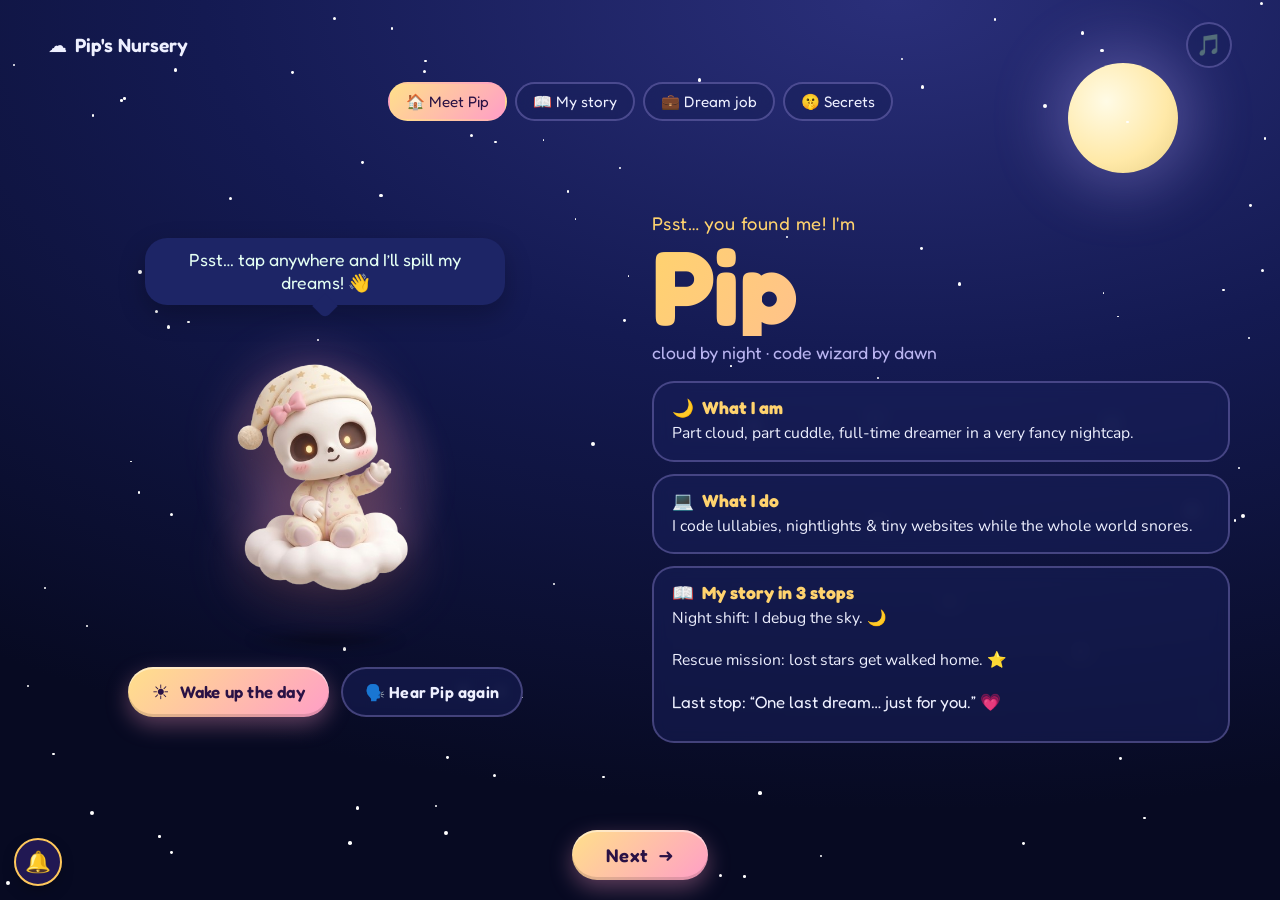
<file: index.html>
<!DOCTYPE html>
<html lang="en" data-theme="night">
<head>
  <meta charset="UTF-8" />
  <meta name="viewport" content="width=device-width, initial-scale=1, viewport-fit=cover" />

  <title>Pip the Dream Developer ✦ Baby's First Portfolio</title>

  <link rel="preconnect" href="https://fonts.googleapis.com" />
  <link rel="preconnect" href="https://fonts.gstatic.com" crossorigin />
  <link
    href="https://fonts.googleapis.com/css2?family=Fredoka:wght@400;500;600;700&family=Nunito:wght@400;600;700&display=swap"
    rel="stylesheet"
  />

  <link rel="stylesheet" href="./style.css" />

  <style>
    .eye,
    .wave-emoji { display: none !important; }

    /* Keep the game cards clickable */
    .game-list,
    .game-card,
    .arcade,
    .game-row {
      position: relative;
      z-index: 40;
      pointer-events: auto;
    }
  </style>
  <link rel="stylesheet" href="./immersion.css" />
  <script src="./immersion.js" defer></script>
</head>

<body>

  <!-- Background skies -->
  <div class="sky sky-night" aria-hidden="true"></div>
  <div class="sky sky-day" aria-hidden="true"></div>

  <div class="celestial" aria-hidden="true">
    <span class="orb"></span>
  </div>

  <div class="stars" id="stars" aria-hidden="true"></div>
  <canvas id="shower" aria-hidden="true"></canvas>


  <!-- ================= PAGE 1: INTRODUCTION ================= -->
  <main class="page page-intro active" id="page1">

    <header class="topbar">
      <div class="brand">☁️ <span>Pip's Nursery</span></div>

      <div class="top-actions">
        <button class="icon-btn" id="musicBtn" aria-pressed="true" aria-label="Mute music" title="Music on / off">
          <span class="ico-on">🎵</span>
          <span class="ico-off">🔇</span>
        </button>
      </div>
    </header>
    

    <!-- Quick navigation -->
    <nav class="navbar" aria-label="Quick navigation">
      <button class="nav-link active" data-nav="meet">🏠 Meet Pip</button>
      <button class="nav-link" data-nav="story">📖 My story</button>
      <button class="nav-link" data-nav="dream">💼 Dream job</button>
      <button class="nav-link" data-nav="secrets">🤫 Secrets</button>
    </nav>


    <section class="hero">

      <!-- Pip character stage -->
      <div class="stage">

        <div class="bubble" id="bubble" aria-live="polite">
          <span id="bubbleText">Psst… tap anywhere and I'll spill my dreams! 👋</span>
        </div>

        <div class="pip-wrap" id="pipWrap">
          <div class="halo" aria-hidden="true"></div>

          <div class="pip3d" id="pip3d">
            <div class="pip-body" id="pipBody">
              <img class="pip-img pip-night" src="./assests/pip.png" alt="Pip, your cloud companion" />
              <img class="pip-img pip-day" src="./assests/pip.png" alt="Pip, your cloud companion" />

              <span class="eye eye-l" aria-hidden="true"></span>
              <span class="eye eye-r" aria-hidden="true"></span>
              <span class="wave-emoji" aria-hidden="true">👋</span>
            </div>

            <div class="particles" id="particles" aria-hidden="true"></div>
          </div>

          <div class="ground-shadow" aria-hidden="true"></div>
        </div>


        <!-- Character controls -->
        <div class="stage-actions">
          <button class="btn btn-theme" id="themeBtn" aria-label="Switch between night and day">
            <span class="theme-ico">☀️</span>
            <span class="theme-label">Wake up the day</span>
          </button>

          <button class="btn btn-ghost" id="replayBtn" aria-label="Hear Pip's story again">
            🗣️ Hear Pip again
          </button>
        </div>

      </div>


      <!-- Introduction text -->
      <div class="copy">

        <p class="eyebrow">Psst… you found me! I'm</p>

        <h1 class="name">Pip</h1>

        <p class="role">cloud by night · code wizard by dawn</p>

        <div class="cards">

          <article class="card">
            <h2><span>🌙</span> What I am</h2>
            <p>Part cloud, part cuddle, full-time dreamer in a very fancy nightcap.</p>
          </article>

          <article class="card">
            <h2><span>💻</span> What I do</h2>
            <p>I code lullabies, nightlights &amp; tiny websites while the whole world snores.</p>
          </article>

          <article class="card card-story" id="storyCard">
            <h2><span>📖</span> My story in 3 stops</h2>
            <div class="story" id="story" aria-live="polite"></div>
          </article>

        </div>

      </div>

    </section>


    <footer class="bottom">
      <button class="btn btn-next" id="nextBtn">
        Next <span aria-hidden="true">➜</span>
      </button>
    </footer>

  </main>



  <!-- ================= PAGE 2: MENU + GAMES ================= -->
  <main class="page page-menu" id="page2" aria-hidden="true">

    <header class="topbar">
      <div class="brand">☁️ <span>Pip's Nursery</span></div>

      <div class="top-actions">
        <button class="icon-btn" id="menuBtn" aria-expanded="false" aria-controls="menuPanel" aria-label="Open menu">
          <span class="burger"><i></i><i></i><i></i></span>
        </button>
      </div>
    </header>

    <!-- Quick navigation -->
    <nav class="navbar" aria-label="Quick navigation">
      <button class="nav-link" data-nav="meet">🏠 Meet Pip</button>
      <button class="nav-link" data-nav="story">📖 My story</button>
      <button class="nav-link active" data-nav="dream">💼 Dream job</button>
      <button class="nav-link" data-nav="secrets">🤫 Secrets</button>
    </nav>


    <!-- Navigation menu -->
    <nav class="menu-panel" id="menuPanel" aria-label="Main menu">

      <button class="menu-link" data-go="home">🏠 Home <small>back to Pip</small></button>
      <button class="menu-link" data-soon="About Pip">🌙 About Pip</button>
      <button class="menu-link" data-soon="Projects">🛠️ Projects</button>
      <button class="menu-link" data-soon="Story">📖 Story</button>
      <button class="menu-link" data-soon="Guestbook">💌 Guestbook</button>

      <div class="menu-theme">
        <span>Theme</span>
        <div class="seg" role="group" aria-label="Theme">
          <button class="seg-btn" data-theme-set="night" aria-pressed="true">🌙 Night</button>
          <button class="seg-btn" data-theme-set="day" aria-pressed="false">☀️ Day</button>
        </div>
      </div>

    </nav>



    <!-- Dream job section -->
    <section class="menu-hero" id="dreamTop">

      <img class="mini-pip-static" src="./assests/2nd_page_pip.png" alt="Pip at work" />

      <h2>Pip's dream job 💼</h2>
      <p>What I get up to while you're snoring ✨</p>


      <!-- Two games in one box -->
      <div class="arcade">
        <h3 class="arcade-title">🕹️ Dreamland Arcade</h3>

        <a class="game-row" href="./games/lantern_game/index.html">
          <span class="game-ico">🏮</span>
          <strong>Lantern Lights Out</strong>
          <small>Light up the night with Pip</small>
        </a>

        <a class="game-row" href="./games/star_collection_game/index.html">
          <span class="game-ico">⭐</span>
          <strong>Starcatcher Rush</strong>
          <small>Catch every falling star</small>
        </a>
      </div>


      <div class="game-list">

        <!-- PROJECT 3: NIGHTLIGHT COLLECTION -->
        <a class="game-card" href="./games/nightlight_collection/index.html">
          <span class="game-ico">💡</span>
          <strong>Nightlight Collection</strong>
          <small>Tap glowing lamps and lanterns Pip designed</small>
        </a>

        <!-- PROJECT 4: DREAM DELIVERY ROUTES -->
        <a class="game-card" href="./games/dream_routes/index.html">
          <span class="game-ico">🗺️</span>
          <strong>Dream Delivery Routes</strong>
          <small>Plan Pip's rooftop route across town</small>
        </a>

        <!--lullaby lab-->

        <a class="game-card" href="games/lullaby_lab/index.html">
    <span class="game-ico">🎶</span>
    <strong>The Lullaby Lab</strong>
    <small>Wind the music box and hear Pip hum</small>
         </a>


         <!--easter egg-->

         <a class="game-card" href="games/secret_lullaby/index.html">
       <span class="game-ico">🥚</span>
  <strong>Pip's Secret Lullaby</strong>
  <small>Find the secret star and open the doors</small>
</a>

        

      </div>

    </section>


    <!-- Little secrets -->
    <section class="secrets" id="secrets">
      <h3>🤫 Little secrets about me</h3>
      <p class="secret-hint">swipe or scroll sideways ➜</p>

      <div class="secret-track">
        <article class="secret">
          <span class="secret-ico">👁️</span>
          <p>I sleep with one eye open. The blink? Totally a feature.</p>
        </article>
        <article class="secret">
          <span class="secret-ico">🍪</span>
          <p>I'm 90% cloud and 10% cookie crumbs.</p>
        </article>
        <article class="secret">
          <span class="secret-ico">🐛</span>
          <p>My favourite bug is the one that turned into a lullaby.</p>
        </article>
        <article class="secret">
          <span class="secret-ico">🐑</span>
          <p>I count stars instead of sheep… and always lose count at seven.</p>
        </article>
        <article class="secret">
          <span class="secret-ico">🔦</span>
          <p>I'm a tiny bit scared of the dark. That's why I carry a nightlight.</p>
        </article>
      </div>
    </section>

  </main>



  <!-- Notification toast -->
  <div class="toast" id="toast" role="status"></div>

  <!-- Main website JavaScript -->
  <script src="./script.js"></script>

  <!-- Pip blinking animation -->
  <script>
    const PIP_OPEN = "./assests/pip.png";
    const PIP_BLINK = "./assests/pip_blink_final.png";

    const blinkPreload = new Image();
    blinkPreload.src = PIP_BLINK;

    const allPipImages = document.querySelectorAll(".pip-img");

    function blinkPip() {
      allPipImages.forEach((img) => { img.src = PIP_BLINK; });
      setTimeout(() => {
        allPipImages.forEach((img) => { img.src = PIP_OPEN; });
      }, 180);
    }

    function scheduleBlink() {
      setTimeout(() => {
        blinkPip();
        scheduleBlink();
      }, 2500 + Math.random() * 2500);
    }

    scheduleBlink();
  </script>

</body>
</html>
</file>
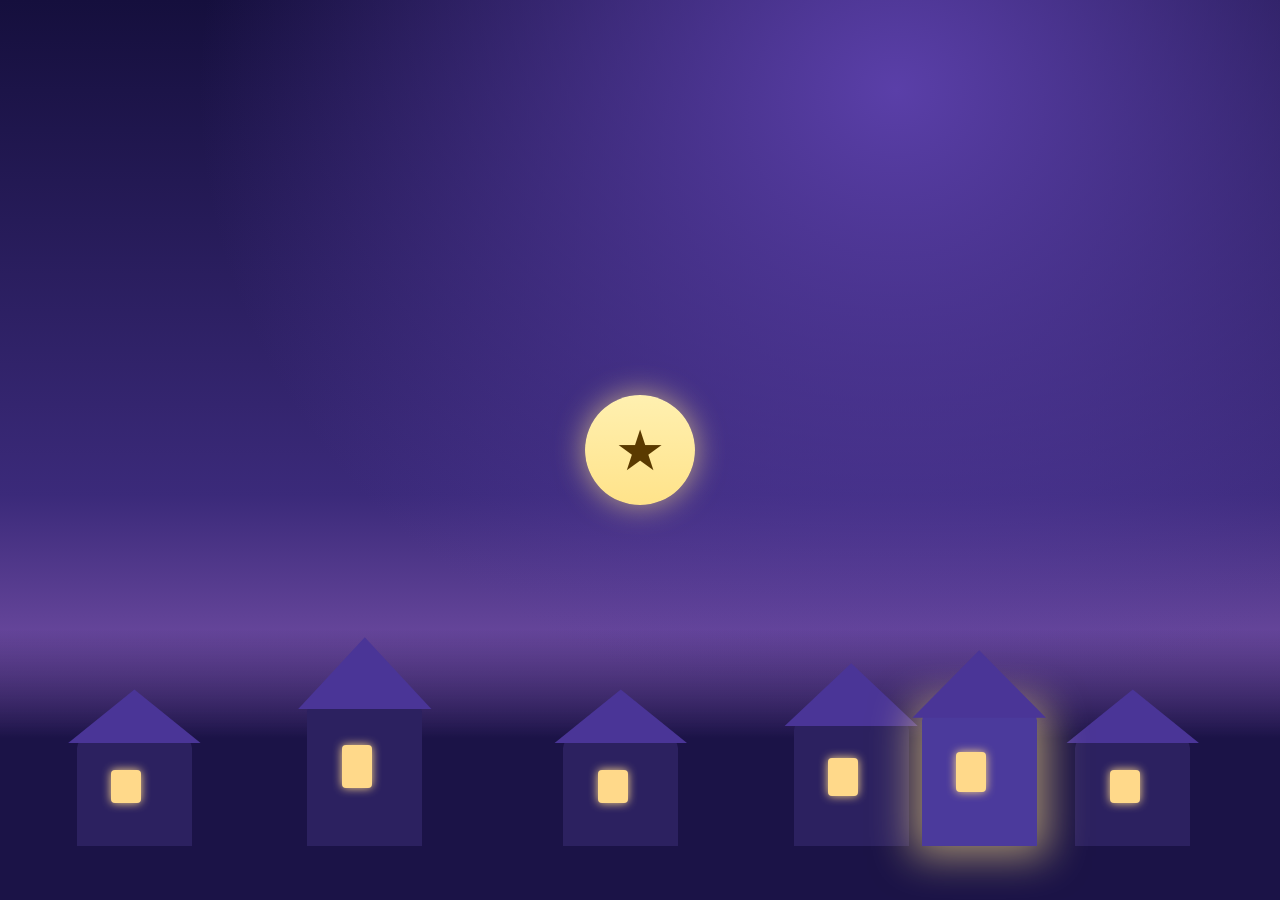
<file: games/dream_routes/index.html>
<!DOCTYPE html>
<html lang="en">
<head>
<meta charset="utf-8">
<meta name="viewport" content="width=device-width, initial-scale=1">
<title>Pip's Dream Lanterns</title>
<link rel="stylesheet" href="style.css">
</head>
<body>
<canvas id="fx"></canvas>
<div id="sky"></div>
<div id="town"><i class="h h1"></i><i class="h h2"></i><i class="h h3"></i><i class="h h4"></i><i class="h h5"></i><i class="h home"></i></div>
<img id="pip" src="assets/pip.png" alt="Pip">
<img id="fairy" src="assets/fairy_pip.png" alt="Fairy Pip">
<div id="shelf"></div>
<div id="stars"></div>
<button id="go" aria-label="Start the story">&#9733;</button>
<button id="mute" aria-label="Music on or off">&#9835;</button>
<script src="script.js"></script>
</body>
</html>
</file>
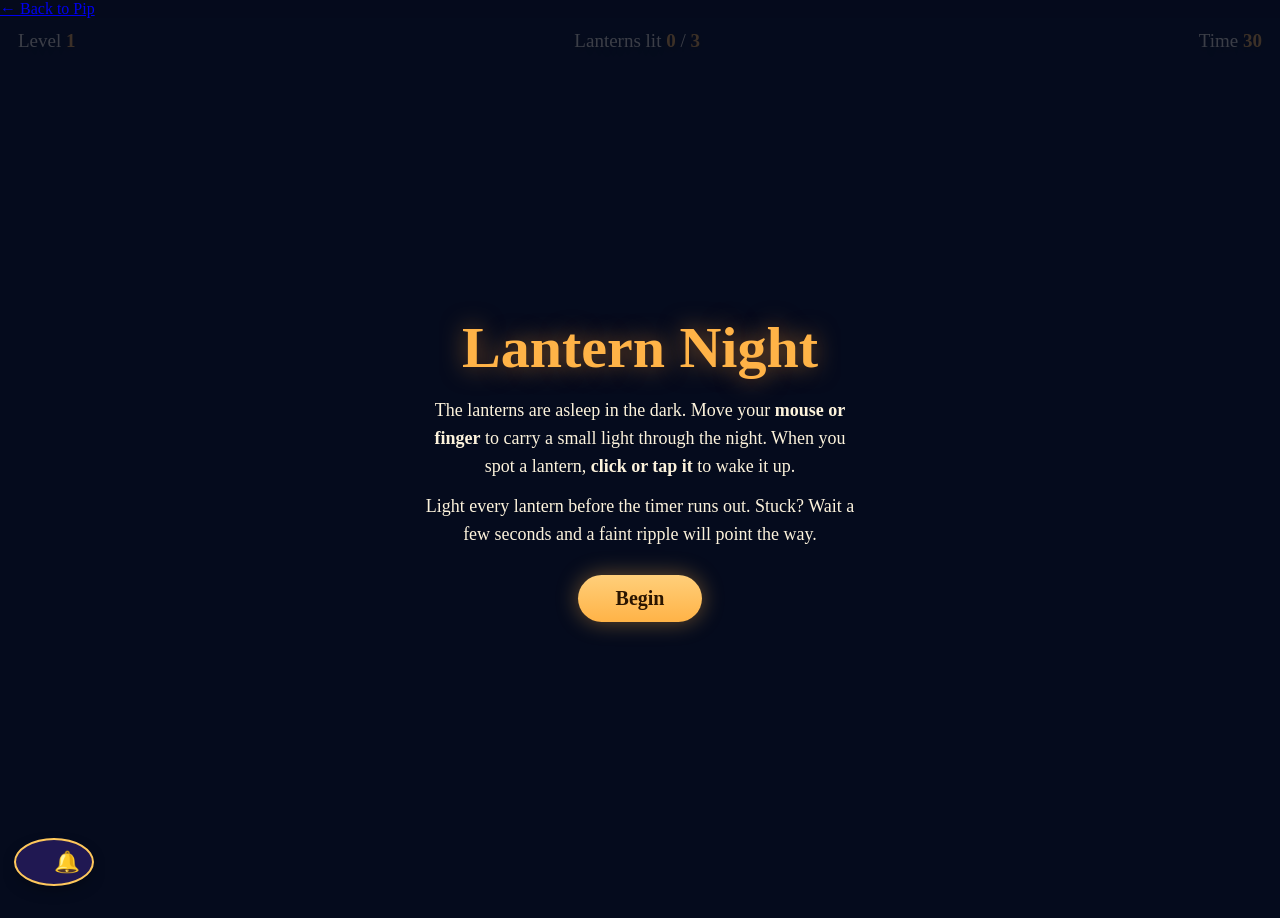
<file: games/lantern_game/index.html>
<!DOCTYPE html>
<html lang="en">
<head>
  <meta charset="utf-8">
  <meta name="viewport" content="width=device-width, initial-scale=1" />
  <title>Lantern Night</title>
  <link rel="stylesheet" href="style.css">
  <link rel="stylesheet" href="../../immersion.css" />
<script src="../../immersion.js" defer></script>
</head>
<body>
  <a href="../../index.html">← Back to Pip</a>
  <div id="wrap">
    <canvas id="c"></canvas>
    <div id="hud">
      <span>Level <b id="lv">1</b></span>
      <span>Lanterns lit <b id="lit">0</b> / <b id="tot">3</b></span>
      <span>Time <b id="tm">30</b></span>
    </div>
    <div id="panel">
      <h1 id="pt">Lantern Night</h1>
      <p id="pm">The lanterns are asleep in the dark. Move your <b>mouse or finger</b> to carry a small light through the night. When you spot a lantern, <b>click or tap it</b> to wake it up.</p>
      <p>Light every lantern before the timer runs out. Stuck? Wait a few seconds and a faint ripple will point the way.</p>
      <button id="go">Begin</button>
    </div>
  </div>
  <script src="script.js"></script>
</body>
</html>
</file>
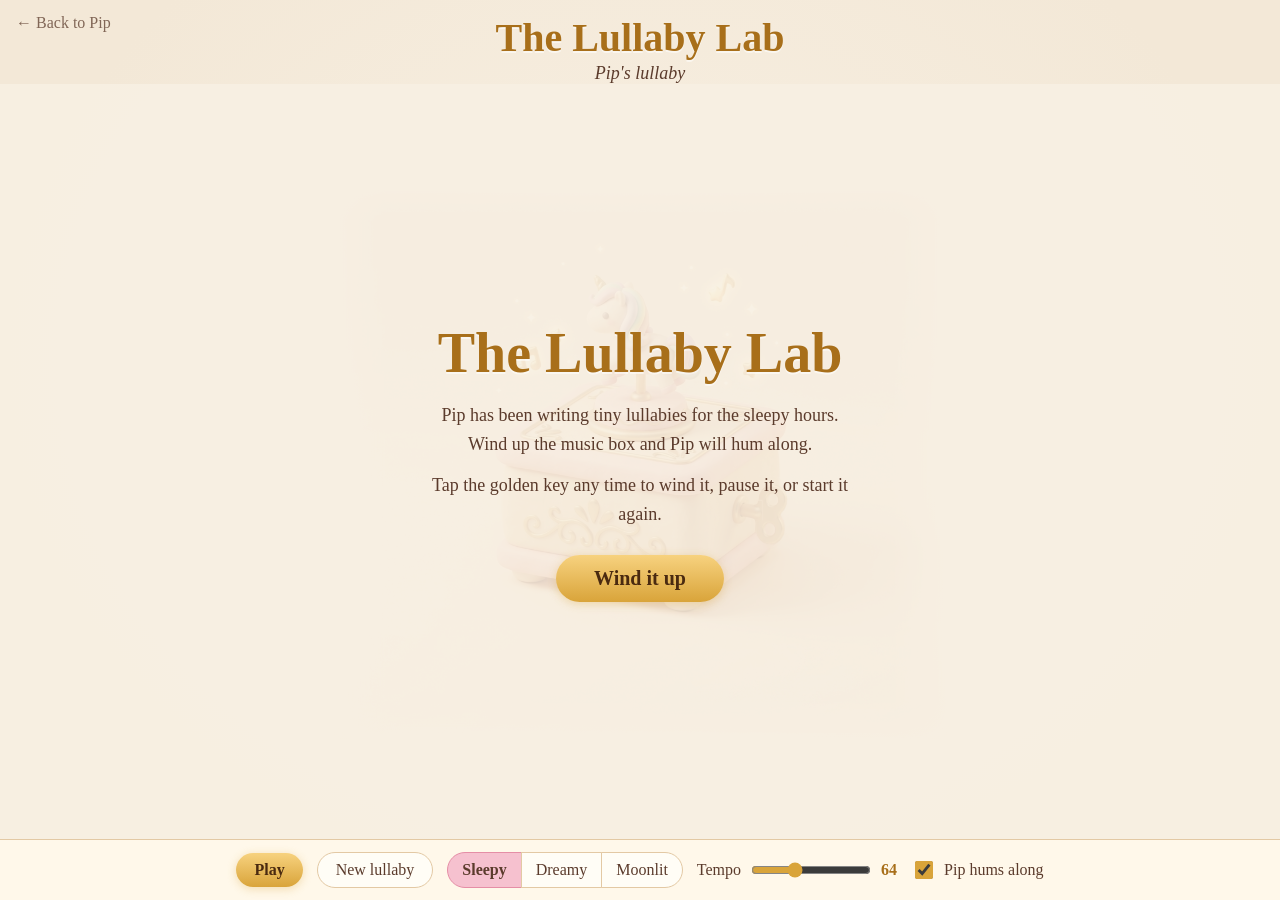
<file: games/lullaby_lab/index.html>
<!DOCTYPE html>
<html lang="en">
<head>
  <meta charset="utf-8">
  <meta name="viewport" content="width=device-width, initial-scale=1" />
  <title>The Lullaby Lab</title>
  <link rel="stylesheet" href="style.css">
</head>
<body>
  <header id="top">
    <a id="back" href="../../index.html">← Back to Pip</a>
    <h1>The Lullaby Lab</h1>
    <p id="song">Pip's lullaby</p>
  </header>

  <main id="stage">
    <!-- Music box: the picture has no key; the golden key is its own piece so it can turn -->
    <div id="box">
      <img id="boxImg" src="pip_lullaby_box_nokey.png" alt="A pink and cream music box with a little unicorn on top">
      <button id="key" aria-label="Wind the music box key"><img src="pip_lullaby_key.png" alt=""></button>
    </div>

    <canvas id="fx" aria-hidden="true"></canvas>

    <div id="panel">
      <h2>The Lullaby Lab</h2>
      <p>Pip has been writing tiny lullabies for the sleepy hours. Wind up the music box and Pip will hum along.</p>
      <p>Tap the golden key any time to wind it, pause it, or start it again.</p>
      <button id="go" class="main">Wind it up</button>
    </div>
  </main>

  <div id="bar">
    <button id="play" class="main">Play</button>
    <button id="new">New lullaby</button>

    <div class="moods" role="group" aria-label="Mood">
      <button data-m="sleepy" aria-pressed="true">Sleepy</button>
      <button data-m="dreamy" aria-pressed="false">Dreamy</button>
      <button data-m="moonlit" aria-pressed="false">Moonlit</button>
    </div>

    <label class="tempo">Tempo
      <input id="bpm" type="range" min="40" max="110" value="64">
      <output id="bpmv">64</output>
    </label>

    <label class="chk"><input type="checkbox" id="hum" checked> Pip hums along</label>
  </div>

  <script src="script.js"></script>
</body>
</html>
</file>
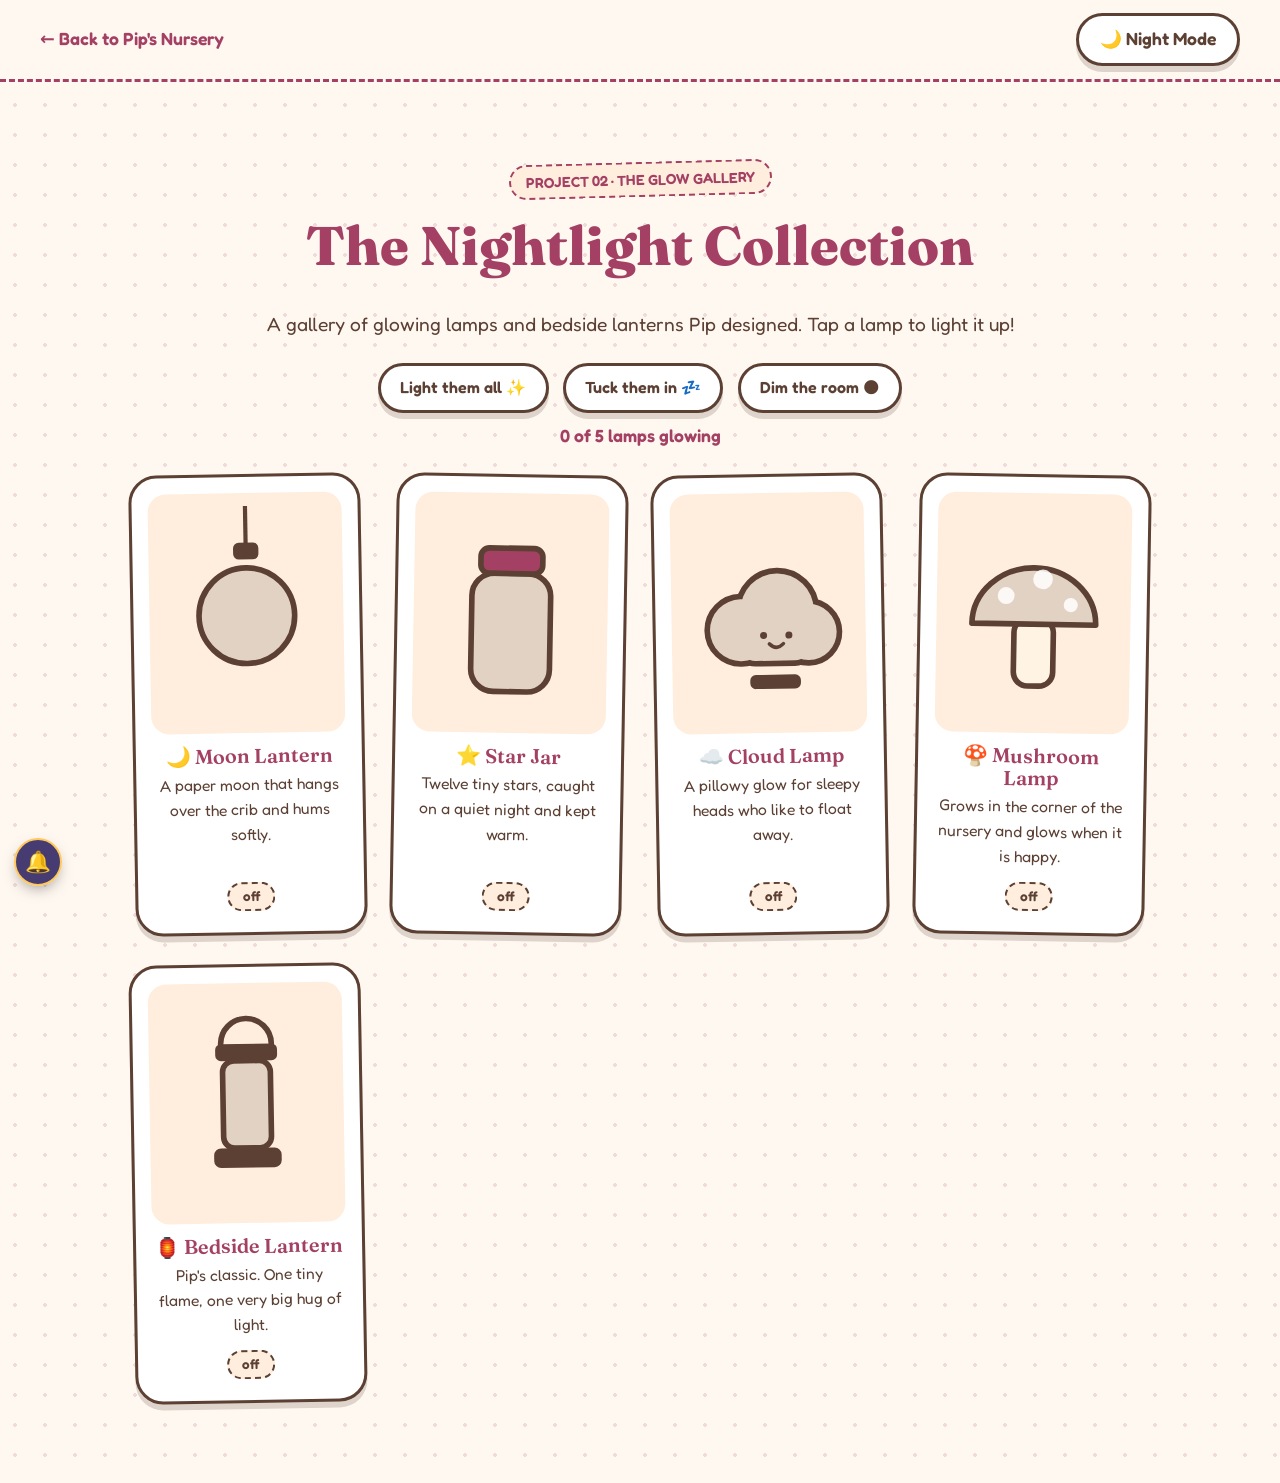
<file: games/nightlight_collection/index.html>
<!DOCTYPE html>
<html lang="en">
<head>
    <meta charset="UTF-8">
   <meta name="viewport" content="width=device-width, initial-scale=1" />
    <title>The Nightlight Collection · Pip's Dream Nursery</title>
    <link rel="stylesheet" href="style.css">
    <script src="script.js" defer></script>
    <link rel="stylesheet" href="../../immersion.css" />
    <script src="../../immersion.js" defer></script>
</head>
<body class="day-mode">

    <header class="nl-header">
        <a href="../../index.html" class="nl-back">← Back to Pip's Nursery</a>
        <button type="button" id="nl-theme" class="secondary-button">🌙 Night Mode</button>
    </header>

    <main>
        <section id="nightlights" class="nightlights-section">

            <p class="eyebrow">PROJECT 02 · THE GLOW GALLERY</p>

            <h2>The Nightlight Collection</h2>

            <p class="section-description">
                A gallery of glowing lamps and bedside lanterns Pip designed.
                Tap a lamp to light it up!
            </p>

            <div class="lamp-controls">
                <button type="button" class="secondary-button" id="lamps-all-on">Light them all ✨</button>
                <button type="button" class="secondary-button" id="lamps-all-off">Tuck them in 💤</button>
                <button type="button" class="secondary-button" id="lamps-dark-toggle" aria-pressed="false">Dim the room 🌑</button>
            </div>

            <p class="lamp-count" id="lamp-count" aria-live="polite">0 of 5 lamps glowing</p>

            <div class="lamp-gallery">

                <!-- 1. Moon Lantern -->
                <article class="lamp-card" style="--lamp:#ffd166">
                    <button type="button" class="lamp-button" aria-pressed="false" aria-label="Toggle the Moon Lantern">
                        <span class="lamp-stage">
                            <svg class="lamp-svg" viewBox="0 0 120 150" aria-hidden="true">
                                <line x1="60" y1="0" x2="60" y2="30" stroke="currentColor" stroke-width="3"/>
                                <circle class="lamp-halo" cx="60" cy="78" r="50"/>
                                <rect x="51" y="26" width="18" height="12" rx="4" fill="currentColor"/>
                                <circle class="lamp-body" cx="60" cy="78" r="34" stroke="currentColor" stroke-width="4"/>
                                <path d="M70 58 A20 20 0 1 0 70 98 A15 15 0 1 1 70 58 Z" fill="currentColor" opacity=".28"/>
                                <circle class="lamp-spark" cx="82" cy="62" r="3"/>
                            </svg>
                        </span>
                    </button>
                    <h3>🌙 Moon Lantern</h3>
                    <p>A paper moon that hangs over the crib and hums softly.</p>
                    <span class="lamp-status">off</span>
                </article>

                <!-- 2. Star Jar -->
                <article class="lamp-card" style="--lamp:#ffe9a8">
                    <button type="button" class="lamp-button" aria-pressed="false" aria-label="Toggle the Star Jar">
                        <span class="lamp-stage">
                            <svg class="lamp-svg" viewBox="0 0 120 150" aria-hidden="true">
                                <circle class="lamp-halo" cx="60" cy="90" r="54"/>
                                <rect class="lamp-body" x="32" y="48" width="56" height="84" rx="16" stroke="currentColor" stroke-width="4"/>
                                <rect x="38" y="30" width="44" height="18" rx="6" fill="#a34063" stroke="currentColor" stroke-width="4"/>
                                <text class="lamp-spark" x="60" y="84" text-anchor="middle" font-size="24">★</text>
                                <text class="lamp-spark" x="46" y="112" text-anchor="middle" font-size="16">★</text>
                                <text class="lamp-spark" x="74" y="116" text-anchor="middle" font-size="18">★</text>
                            </svg>
                        </span>
                    </button>
                    <h3>⭐ Star Jar</h3>
                    <p>Twelve tiny stars, caught on a quiet night and kept warm.</p>
                    <span class="lamp-status">off</span>
                </article>

                <!-- 3. Cloud Lamp -->
                <article class="lamp-card" style="--lamp:#ffb3d1">
                    <button type="button" class="lamp-button" aria-pressed="false" aria-label="Toggle the Cloud Lamp">
                        <span class="lamp-stage">
                            <svg class="lamp-svg" viewBox="0 0 120 150" aria-hidden="true">
                                <circle class="lamp-halo" cx="62" cy="82" r="54"/>
                                <g fill="currentColor" stroke="currentColor" stroke-width="8" stroke-linejoin="round">
                                    <circle cx="40" cy="88" r="22"/>
                                    <circle cx="66" cy="74" r="26"/>
                                    <circle cx="88" cy="90" r="20"/>
                                    <rect x="40" y="88" width="48" height="22" rx="10"/>
                                </g>
                                <g class="lamp-body">
                                    <circle cx="40" cy="88" r="22"/>
                                    <circle cx="66" cy="74" r="26"/>
                                    <circle cx="88" cy="90" r="20"/>
                                    <rect x="40" y="88" width="48" height="22" rx="10"/>
                                </g>
                                <circle cx="56" cy="92" r="2.5" fill="currentColor"/>
                                <circle cx="74" cy="92" r="2.5" fill="currentColor"/>
                                <path d="M60 98 q5 5 10 0" fill="none" stroke="currentColor" stroke-width="2.5" stroke-linecap="round"/>
                                <rect x="46" y="120" width="36" height="10" rx="4" fill="currentColor"/>
                            </svg>
                        </span>
                    </button>
                    <h3>☁️ Cloud Lamp</h3>
                    <p>A pillowy glow for sleepy heads who like to float away.</p>
                    <span class="lamp-status">off</span>
                </article>

                <!-- 4. Mushroom Lamp -->
                <article class="lamp-card" style="--lamp:#ff9e7a">
                    <button type="button" class="lamp-button" aria-pressed="false" aria-label="Toggle the Mushroom Lamp">
                        <span class="lamp-stage">
                            <svg class="lamp-svg" viewBox="0 0 120 150" aria-hidden="true">
                                <circle class="lamp-halo" cx="60" cy="82" r="54"/>
                                <rect x="46" y="80" width="28" height="48" rx="10" fill="#fff3e3" stroke="currentColor" stroke-width="4"/>
                                <path class="lamp-body" d="M16 84 A44 40 0 0 1 104 84 Z" stroke="currentColor" stroke-width="4" stroke-linejoin="round"/>
                                <circle cx="40" cy="64" r="6" fill="#fff" opacity=".85"/>
                                <circle cx="66" cy="52" r="7" fill="#fff" opacity=".85"/>
                                <circle cx="86" cy="70" r="5" fill="#fff" opacity=".85"/>
                            </svg>
                        </span>
                    </button>
                    <h3>🍄 Mushroom Lamp</h3>
                    <p>Grows in the corner of the nursery and glows when it is happy.</p>
                    <span class="lamp-status">off</span>
                </article>

                <!-- 5. Bedside Lantern -->
                <article class="lamp-card" style="--lamp:#ffb347">
                    <button type="button" class="lamp-button" aria-pressed="false" aria-label="Toggle the Bedside Lantern">
                        <span class="lamp-stage">
                            <svg class="lamp-svg" viewBox="0 0 120 150" aria-hidden="true">
                                <circle class="lamp-halo" cx="60" cy="78" r="52"/>
                                <path d="M42 34 A18 18 0 0 1 78 34" fill="none" stroke="currentColor" stroke-width="4" stroke-linecap="round"/>
                                <rect x="38" y="34" width="44" height="12" rx="4" fill="currentColor"/>
                                <rect class="lamp-body" x="43" y="46" width="34" height="62" rx="8" stroke="currentColor" stroke-width="4"/>
                                <path class="lamp-flame" d="M60 62 Q72 80 60 98 Q48 80 60 62 Z"/>
                                <rect x="36" y="108" width="48" height="14" rx="5" fill="currentColor"/>
                            </svg>
                        </span>
                    </button>
                    <h3>🏮 Bedside Lantern</h3>
                    <p>Pip's classic. One tiny flame, one very big hug of light.</p>
                    <span class="lamp-status">off</span>
                </article>

            </div>

            <p class="lamp-secret" id="lamp-secret" hidden>
                🌟 All five are glowing. Goodnight, little dreamers.
            </p>

        </section>
    </main>

</body>
</html>
</file>
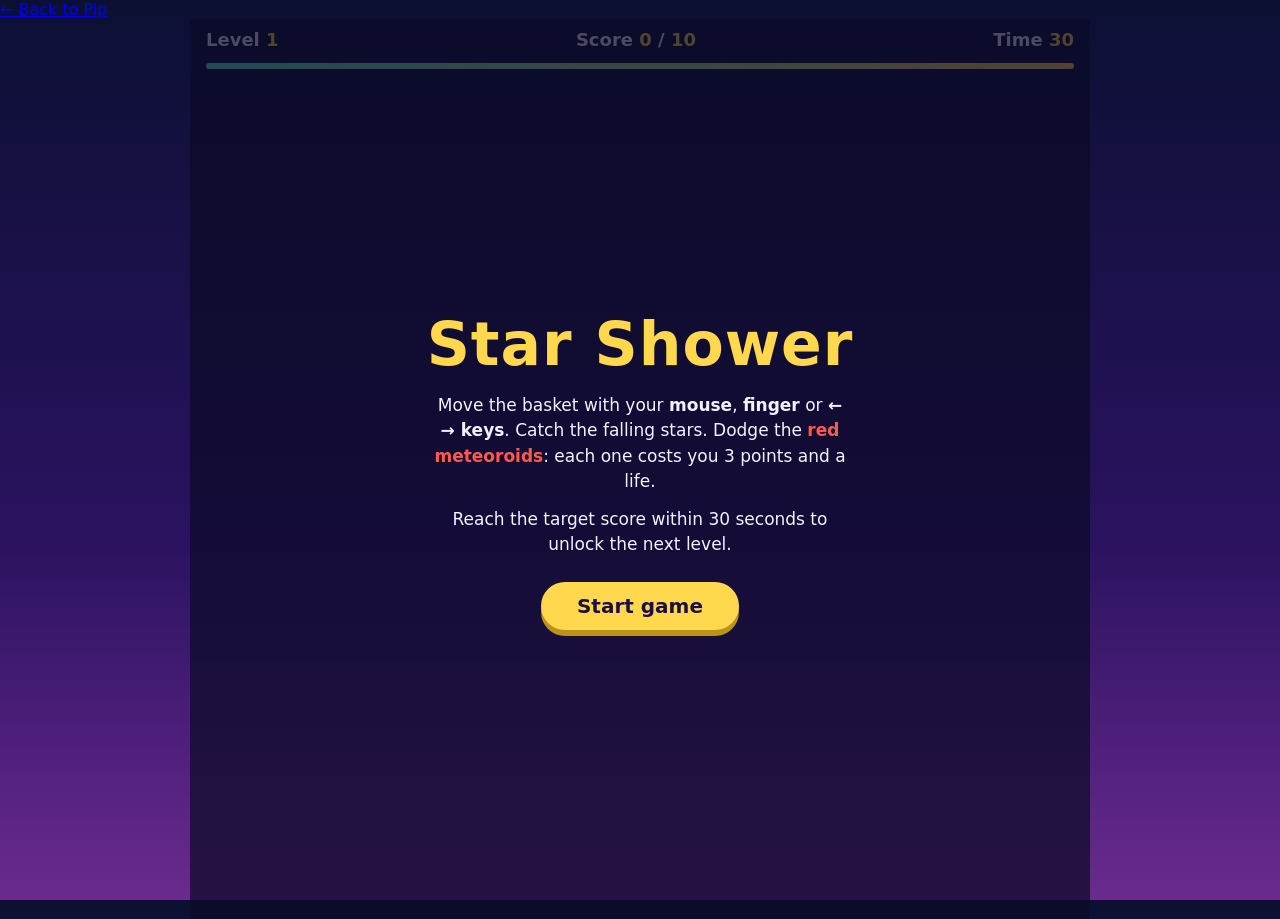
<file: games/star_collection_game/index.html>
<!DOCTYPE html>
<html lang="en">
<head>
  <meta charset="utf-8">
  <meta name="viewport" content="width=device-width, initial-scale=1" />
  <title>Star Shower</title>
  <link rel="stylesheet" href="style.css">
</head>
<body>
  <a href="../../index.html">← Back to Pip</a>
  <div id="wrap">
    <canvas id="c"></canvas>
    <div id="hud">
      <span>Level <b id="lv">1</b></span>
      <span>Score <b id="sc">0</b> / <b id="goal">10</b></span>
      <span>Time <b id="tm">30</b></span>
    </div>
    <div id="bar"><div id="fill"></div></div>
    <div id="panel">
      <h1 id="ptitle">Star Shower</h1>
      <p id="pmsg">Move the basket with your <b>mouse</b>, <b>finger</b> or <b>← → keys</b>. Catch the falling stars. Dodge the <span class="rock">red meteoroids</span>: each one costs you 3 points and a life.</p>
      <p>Reach the target score within 30 seconds to unlock the next level.</p>
      <button id="go">Start game</button>
    </div>
  </div>
  <script src="script.js"></script>
</body>
</html>
</file>
<file: style.css>
/* ===========================================================
   Pip's Nursery — scene/background/theme from file 1,
   character (Pip) styling from file 2
   Palette: midnight navy · Pip pink · dreamy lavender ·
            lantern gold · sleepy mint  (night)
            peach · rose · lilac · cream (day)
   =========================================================== */

:root {
  --font-head: "Fredoka", "Baloo 2", "Trebuchet MS", system-ui, sans-serif;
  --font-body: "Nunito", system-ui, -apple-system, "Segoe UI", sans-serif;
  --ease: cubic-bezier(.34, 1.56, .64, 1);
}

/* ---------- theme tokens ---------- */
html[data-theme="night"] {
  --text: #eef0ff;
  --muted: #b9b4f0;                 /* dreamy lavender */
  --accent: #ffd36e;                /* lantern gold */
  --accent-2: #ff9ec7;              /* Pip pink */
  --mint: #a8f0d4;                  /* sleepy mint */
  --card: rgba(24, 32, 90, .55);
  --card-border: rgba(184, 169, 255, .30);
  --btn-bg: linear-gradient(135deg, #ffe08a, #ff9ec7);
  --btn-text: #2a1245;
  --glow: rgba(255, 158, 199, .35);
  --bubble-bg: #1d2566;
  --bubble-text: #e4fff3;           /* mint-tinted */
}
html[data-theme="day"] {
  --text: #4a3347;
  --muted: #7a5f73;
  --accent: #d6588a;                /* soft rose */
  --accent-2: #7a6bc4;              /* gentle lavender */
  --mint: #6cc5a6;
  --card: rgba(255, 255, 255, .45);
  --card-border: rgba(122, 107, 196, .25);
  --btn-bg: linear-gradient(135deg, #ffd0a8, #ffa6c9);
  --btn-text: #4a2140;
  --glow: rgba(255, 170, 190, .45);
  --bubble-bg: #6a4d7a;
  --bubble-text: #fff4e6;
}

* { box-sizing: border-box; margin: 0; padding: 0; }
html, body { height: 100%; }
body {
  font-family: var(--font-body);
  color: var(--text);
  overflow-x: hidden;
  transition: color .8s ease;
  -webkit-tap-highlight-color: transparent;
}
button { font: inherit; color: inherit; cursor: pointer; border: 0; background: none; }
button:focus-visible { outline: 3px solid var(--accent); outline-offset: 3px; }

/* ---------- skies ---------- */
.sky { position: fixed; inset: 0; z-index: -3; transition: opacity 1.2s ease; }
.sky-night { background: radial-gradient(120% 90% at 70% 0%, #2a2f7a 0%, #141a52 45%, #070a22 100%); }
.sky-day   { background: radial-gradient(110% 90% at 30% 0%, #fff0dc 0%, #fbd9c4 45%, #e6c6d8 100%); opacity: 0; }
html[data-theme="day"] .sky-day { opacity: 1; }
html[data-theme="day"] .sky-night { opacity: 0; }

.celestial { position: fixed; top: 7%; right: 8%; z-index: -2; pointer-events: none; }
.orb {
  display: block; width: clamp(60px, 9vw, 110px); aspect-ratio: 1; border-radius: 50%;
  transition: background 1s ease, box-shadow 1s ease, transform 1.2s var(--ease);
}
html[data-theme="night"] .orb {
  background: radial-gradient(circle at 35% 35%, #fffbe6, #ffe9a8 60%, #e9cf85);
  box-shadow: 0 0 60px 16px rgba(184, 169, 255, .30);
}
html[data-theme="day"] .orb {
  background: radial-gradient(circle at 40% 40%, #fff6d6, #ffd98a 65%, #ffbf69);
  box-shadow: 0 0 80px 30px rgba(255, 200, 120, .45);
  animation: sunspin 40s linear infinite;
}
@keyframes sunspin { to { transform: rotate(360deg); } }

.stars { position: fixed; inset: 0; z-index: -2; pointer-events: none; }
.stars i {
  position: absolute; border-radius: 50%; background: #fff;
  animation: twinkle var(--d, 3s) ease-in-out infinite; animation-delay: var(--delay, 0s);
  transition: background .8s ease, opacity .8s ease;
}
html[data-theme="day"] .stars i { background: #f5b7d0; }
@keyframes twinkle { 0%, 100% { opacity: .15; transform: scale(.7); } 50% { opacity: 1; transform: scale(1.25); } }
html[data-theme="day"] .stars i { animation-name: drift; }
@keyframes drift { 0%, 100% { opacity: .2; transform: translateY(0); } 50% { opacity: .85; transform: translateY(-14px); } }

#shower { position: fixed; inset: 0; z-index: 5; pointer-events: none; width: 100%; height: 100%; }

/* ---------- wake overlay ---------- */
.wake {
  position: fixed; inset: 0; z-index: 50; display: grid; place-items: center; padding: 24px;
  background: rgba(7, 10, 34, .85); backdrop-filter: blur(10px); -webkit-backdrop-filter: blur(10px);
  transition: opacity .7s ease, visibility .7s;
}
.wake.hide { opacity: 0; visibility: hidden; }
.wake-card { text-align: center; max-width: 420px; color: #eef0ff; }
.wake-card h1 { font-family: var(--font-head); font-size: clamp(1.8rem, 6vw, 2.4rem); margin: 8px 0; }
.wake-card p { color: #b9b4f0; margin-bottom: 22px; line-height: 1.5; }
.zzz span { display: inline-block; font-family: var(--font-head); color: #a8f0d4; font-size: 2rem; animation: zzz 2.4s ease-in-out infinite; }
.zzz span:nth-child(2) { animation-delay: .4s; font-size: 2.5rem; }
.zzz span:nth-child(3) { animation-delay: .8s; font-size: 3rem; }
@keyframes zzz { 0%, 100% { transform: translateY(0) rotate(-6deg); opacity: .4; } 50% { transform: translateY(-14px) rotate(6deg); opacity: 1; } }

/* ---------- buttons ---------- */
.btn {
  font-family: var(--font-head); font-weight: 600; letter-spacing: .2px;
  border-radius: 999px; padding: 12px 22px; font-size: 1rem;
  transition: transform .25s var(--ease), box-shadow .25s ease, background .6s ease;
}
.btn:hover { transform: translateY(-3px) scale(1.04); }
.btn:active { transform: scale(.96); }
.btn-main, .btn-theme, .btn-next {
  background: var(--btn-bg); color: var(--btn-text);
  box-shadow: 0 8px 22px var(--glow), inset 0 -3px 0 rgba(0, 0, 0, .12), inset 0 2px 0 rgba(255, 255, 255, .45);
}
.btn-theme { display: inline-flex; align-items: center; gap: 10px; font-size: 1.05rem; padding: 13px 24px; }
.theme-ico { display: inline-block; font-size: 1.25rem; animation: wobble 3s ease-in-out infinite; }
@keyframes wobble { 0%, 100% { transform: rotate(-10deg); } 50% { transform: rotate(14deg) scale(1.12); } }
.btn-ghost { border: 2px solid var(--card-border); background: var(--card); color: var(--text); backdrop-filter: blur(6px); }
.btn-next { font-size: 1.15rem; padding: 14px 34px; animation: nudge 2s ease-in-out infinite; }
.btn-next span { display: inline-block; margin-left: 6px; }
@keyframes nudge { 0%, 100% { transform: translateY(0); } 50% { transform: translateY(-6px); } }

.icon-btn {
  width: 46px; height: 46px; border-radius: 50%; display: grid; place-items: center; font-size: 1.3rem;
  background: var(--card); border: 2px solid var(--card-border); backdrop-filter: blur(6px);
  transition: transform .25s var(--ease);
}
.icon-btn:hover { transform: scale(1.1) rotate(-6deg); }
.icon-btn .ico-off { display: none; }
.icon-btn[aria-pressed="false"] .ico-on { display: none; }
.icon-btn[aria-pressed="false"] .ico-off { display: inline; }

/* ---------- pages ---------- */
.page {
  position: relative; min-height: 100vh; min-height: 100dvh; display: none; flex-direction: column;
  padding: max(16px, env(safe-area-inset-top)) clamp(16px, 4vw, 48px) max(18px, env(safe-area-inset-bottom));
}
.page.active { display: flex; animation: pagein .9s ease both; }
@keyframes pagein { from { opacity: 0; transform: translateY(18px); } to { opacity: 1; transform: none; } }

.topbar { display: flex; justify-content: space-between; align-items: center; padding: 6px 0; position: relative; z-index: 20; }
.brand { font-family: var(--font-head); font-weight: 600; font-size: 1.2rem; display: flex; gap: 8px; align-items: center; }

/* ---------- hero ---------- */
.hero {
  flex: 1; display: grid; grid-template-columns: minmax(0, 1fr) minmax(0, 1.05fr); gap: clamp(18px, 4vw, 56px);
  align-items: center; max-width: 1180px; width: 100%; margin: 0 auto; padding: 8px 0 12px;
}

/* ===========================================================
   PIP CHARACTER  (from the second file)
   =========================================================== */
.stage { position: relative; display: flex; flex-direction: column; align-items: center; gap: 16px; }

.pip-wrap {
  position: relative;
  width: 260px;
  max-width: 80%;
  margin: 0 auto;
  perspective: 900px;
}

.halo {
  position: absolute; inset: 8% 2% 12%; border-radius: 50%; z-index: 0;
  background: radial-gradient(circle, var(--glow) 0%, transparent 68%);
  filter: blur(8px); animation: breathe 5s ease-in-out infinite; transition: background .8s ease;
}
@keyframes breathe { 0%, 100% { transform: scale(.94); opacity: .75; } 50% { transform: scale(1.06); opacity: 1; } }

.pip3d { position: relative; z-index: 2; transform-style: preserve-3d; transition: transform .25s ease-out; will-change: transform; }

.pip-body {
  position: relative;
  width: 100%;
  transform-origin: 50% 90%;
  animation: pip-float 2.5s ease-in-out infinite;
}
@keyframes pip-float {
  0%, 100% { transform: translateY(0); }
  50%      { transform: translateY(-12px); }
}

.pip-img {
  display: block;
  width: 100%;
  height: auto;
  user-select: none; -webkit-user-drag: none;
  filter: drop-shadow(0 18px 18px rgba(0, 0, 0, .32)) drop-shadow(0 0 26px var(--glow));
  transition: opacity .9s ease;
  cursor: pointer;
}
.pip-day { position: absolute; top: 0; left: 0; }
html[data-theme="night"] .pip-day, html[data-theme="day"] .pip-night { opacity: 0; pointer-events: none; }

.eye, .wave-emoji { display: none !important; }

/* interaction animations used by script.js */
.pip-wrap.waving .pip-body { animation: wavebody 1.6s ease-in-out; }
@keyframes wavebody {
  0%, 100% { transform: rotate(0) translateY(0); }
  20% { transform: rotate(-5deg) translateY(-10px) scale(1.02); }
  45% { transform: rotate(4deg) translateY(0); }
  70% { transform: rotate(-3deg) translateY(-6px); }
}
.pip-wrap.talking .pip-body { animation: talk .55s ease-in-out infinite; }
@keyframes talk {
  0%, 100% { transform: translateY(0) scale(1, 1) rotate(-1deg); }
  35% { transform: translateY(-14px) scale(.97, 1.04) rotate(1.5deg); }
  70% { transform: translateY(0) scale(1.03, .97) rotate(-1deg); }
}
.pip-wrap.giggle .pip-body { animation: giggle .6s ease; }
@keyframes giggle { 0%, 100% { transform: rotate(0); } 20% { transform: rotate(-7deg) scale(1.05); } 40% { transform: rotate(7deg) scale(1.05); } 60% { transform: rotate(-5deg); } 80% { transform: rotate(4deg); } }
.pip-wrap.pop .pip-body { animation: pop .9s var(--ease); }
@keyframes pop { 0% { transform: scale(.85) rotate(-6deg); } 60% { transform: scale(1.08) rotate(4deg); } 100% { transform: scale(1) rotate(0); } }

.ground-shadow {
  width: 62%; height: 22px; margin: -8px auto 0; border-radius: 50%; position: relative; z-index: 1;
  background: radial-gradient(ellipse, rgba(0, 0, 0, .38), transparent 70%); filter: blur(4px);
  animation: shadowpulse 2.5s ease-in-out infinite;
}
@keyframes shadowpulse { 0%, 100% { transform: scale(1); opacity: .9; } 50% { transform: scale(.82); opacity: .55; } }

/* floating emoji particles around Pip */
.particles { position: absolute; inset: 0; pointer-events: none; z-index: 3; }
.p {
  position: absolute; font-size: var(--s, 1.4rem); animation: rise 2.2s ease-out forwards;
  filter: drop-shadow(0 2px 4px rgba(0,0,0,.25));
}
@keyframes rise {
  0% { opacity: 0; transform: translate(0, 0) scale(.4) rotate(0); }
  15% { opacity: 1; }
  100% { opacity: 0; transform: translate(var(--dx, 0), -150px) scale(1.15) rotate(var(--r, 20deg)); }
}

/* speech bubble */
.bubble {
  position: relative; z-index: 6; max-width: min(92%, 360px); text-align: center;
  background: var(--bubble-bg); color: var(--bubble-text); border-radius: 22px; padding: 10px 18px;
  font-family: var(--font-head); font-size: clamp(.95rem, 2.6vw, 1.1rem); line-height: 1.35;
  box-shadow: 0 10px 26px rgba(0, 0, 0, .25); transition: opacity .4s ease, transform .4s var(--ease), background .8s ease;
  min-height: 46px; display: grid; place-items: center;
}
.bubble::after {
  content: ""; position: absolute; left: 50%; bottom: -10px; width: 18px; height: 18px; background: inherit;
  transform: translateX(-50%) rotate(45deg); border-radius: 0 0 6px 0;
}
.bubble.quiet { opacity: 0; transform: scale(.8); }

.stage-actions { display: flex; gap: 12px; flex-wrap: wrap; justify-content: center; }

/* ===========================================================
   SECOND FILE'S OWN CLASSES (full, de-duplicated)
   =========================================================== */
.pip-container {
  position: relative;
  width: 260px;
  max-width: 80%;
  margin: 0 auto;
  cursor: pointer;
  animation: pip-float 2.5s ease-in-out infinite;
}
.pip-container img { display: block; width: 100%; height: auto; }
#pip-image { transition: opacity 0.05s ease; }

.pip-container.welcome { animation: pip-welcome 0.5s ease-in-out 5; }
@keyframes pip-welcome {
  0%, 100% { translate: 0 0; }
  50% { translate: 0 -8px; }
}

.pip-message {
  position: absolute;
  bottom: 100%;
  left: 50%;
  transform: translateX(-50%);
  margin-bottom: 12px;
  padding: 12px 16px;
  background: white;
  color: #333;
  border-radius: 18px;
  box-shadow: 0 4px 15px rgba(0, 0, 0, 0.12);
  font-size: 14px;
  line-height: 1.4;
  max-width: 240px;
  width: max-content;
  white-space: normal;
  text-align: center;
  opacity: 0;
  visibility: hidden;
  pointer-events: none;
  transition: opacity 0.25s ease;
  z-index: 10;
}
.pip-message.show { opacity: 1; visibility: visible; }

/* ---------- copy ---------- */
.eyebrow { font-family: var(--font-head); color: var(--accent); font-size: 1.15rem; letter-spacing: .5px; }
.name {
  font-family: var(--font-head); font-weight: 700; line-height: .95; font-size: clamp(3.6rem, 11vw, 6.6rem);
  background: linear-gradient(120deg, var(--accent), var(--accent-2)); -webkit-background-clip: text; background-clip: text;
  color: transparent; margin: 2px 0 6px; transition: filter .8s ease;
  text-shadow: none;
}
.role { font-family: var(--font-head); color: var(--muted); font-size: 1.1rem; margin-bottom: 18px; }

.cards { display: grid; gap: 12px; }
.card {
  background: var(--card); border: 2px solid var(--card-border); border-radius: 22px; padding: 14px 18px;
  backdrop-filter: blur(8px); -webkit-backdrop-filter: blur(8px);
  transition: transform .3s var(--ease), background .8s ease, border-color .8s ease;
}
.card:hover { transform: translateY(-3px) rotate(-.4deg); }
.card h2 { font-family: var(--font-head); font-size: 1.1rem; margin-bottom: 4px; display: flex; gap: 8px; align-items: center; color: var(--accent); }
.card p { line-height: 1.5; font-size: .98rem; }

.story { display: grid; gap: 6px; min-height: 120px; }
.story p {
  line-height: 1.5; font-size: .98rem; opacity: 0; transform: translateY(8px); transition: opacity .7s ease, transform .7s ease;
}
.story p.show { opacity: 1; transform: none; }
.story p.now { color: var(--accent); font-weight: 700; }
.story p.quote { font-family: var(--font-head); font-size: 1.05rem; }

/* ---------- bottom ---------- */
.bottom { display: flex; justify-content: center; padding: 6px 0 2px; position: sticky; bottom: max(10px, env(safe-area-inset-bottom)); z-index: 15; }

/* ---------- page 2 ---------- */
.page-menu { align-items: center; }
.page-menu .topbar { width: 100%; max-width: 1180px; }
.burger { display: grid; gap: 5px; }
.burger i { display: block; width: 20px; height: 3px; border-radius: 3px; background: var(--text); transition: transform .3s ease, opacity .3s ease; }
#menuBtn[aria-expanded="true"] .burger i:nth-child(1) { transform: translateY(8px) rotate(45deg); }
#menuBtn[aria-expanded="true"] .burger i:nth-child(2) { opacity: 0; }
#menuBtn[aria-expanded="true"] .burger i:nth-child(3) { transform: translateY(-8px) rotate(-45deg); }

.menu-panel {
  position: absolute; top: 72px; right: clamp(16px, 4vw, 48px); z-index: 30; width: min(320px, calc(100% - 32px));
  background: var(--card); border: 2px solid var(--card-border); border-radius: 24px; padding: 12px;
  backdrop-filter: blur(16px); -webkit-backdrop-filter: blur(16px); box-shadow: 0 20px 50px rgba(0, 0, 0, .3);
  display: grid; gap: 6px; transform-origin: top right;
  opacity: 0; visibility: hidden; transform: scale(.9) translateY(-10px); transition: all .35s var(--ease);
}
html[data-theme="night"] .menu-panel { background: rgba(14, 20, 64, .9); }
html[data-theme="day"] .menu-panel   { background: rgba(255, 236, 224, .92); }
.menu-panel.open { opacity: 1; visibility: visible; transform: none; }
.menu-link {
  text-align: left; padding: 12px 14px; border-radius: 14px; font-family: var(--font-head); font-size: 1.05rem;
  display: flex; justify-content: space-between; align-items: center; transition: background .2s ease, transform .2s var(--ease);
}
.menu-link small { color: var(--muted); font-family: var(--font-body); font-size: .75rem; }
.menu-link:hover { background: rgba(255, 255, 255, .12); transform: translateX(4px); }
.menu-theme { display: flex; justify-content: space-between; align-items: center; padding: 10px 6px 4px; border-top: 1px dashed var(--card-border); margin-top: 4px; font-family: var(--font-head); }
.seg { display: inline-flex; background: rgba(0, 0, 0, .18); border-radius: 999px; padding: 3px; }
.seg-btn { padding: 7px 12px; border-radius: 999px; font-family: var(--font-head); font-size: .9rem; transition: background .3s ease; }
.seg-btn[aria-pressed="true"] { background: var(--btn-bg); color: var(--btn-text); }

.menu-hero { flex: 1; display: grid; place-content: center; justify-items: center; text-align: center; gap: 8px; padding-bottom: 60px; }
.menu-hero h2 { font-family: var(--font-head); font-size: clamp(1.8rem, 6vw, 3rem); }
.menu-hero p { color: var(--muted); }
.mini-pip { width: min(230px, 55vw); filter: drop-shadow(0 14px 16px rgba(0,0,0,.3)) drop-shadow(0 0 22px var(--glow)); animation: pip-float 2.5s ease-in-out infinite; transition: opacity .9s ease; }
.mini-day { position: absolute; }
html[data-theme="night"] .mini-day, html[data-theme="day"] .mini-night { opacity: 0; }

.toast {
  position: fixed; left: 50%; bottom: 28px; z-index: 60; transform: translate(-50%, 30px); opacity: 0;
  background: var(--bubble-bg); color: var(--bubble-text); padding: 10px 20px; border-radius: 999px;
  font-family: var(--font-head); transition: all .4s var(--ease); pointer-events: none;
}
.toast.show { opacity: 1; transform: translate(-50%, 0); }

/* ---------- responsive ---------- */
@media (max-width: 860px) {
  .hero { grid-template-columns: 1fr; gap: 10px; }
  .copy { text-align: center; }
  .card { text-align: left; }
  .celestial { top: 9%; right: 5%; }
}
@media (max-width: 420px) {
  .brand span { font-size: 1rem; }
  .btn-theme { width: 100%; justify-content: center; }
  .stage-actions { width: 100%; }
  .btn-ghost { width: 100%; }
}
@media (max-height: 560px) and (orientation: landscape) {
  .hero { grid-template-columns: 1fr 1.2fr; }
  .pip-wrap { width: 200px; }
}

@media (prefers-reduced-motion: reduce) {
  *, *::before, *::after { animation-duration: .01ms !important; animation-iteration-count: 1 !important; transition-duration: .01ms !important; }
}

/* ---------- game cards ---------- */
.game-list {
  display: flex; gap: 16px; flex-wrap: wrap; justify-content: center; margin-top: 14px;
}
.game-card {
  display: grid; gap: 4px; justify-items: center; width: min(220px, 80vw);
  padding: 18px; border-radius: 22px; text-decoration: none; color: var(--text);
  background: var(--card); border: 2px solid var(--card-border);
  backdrop-filter: blur(8px); -webkit-backdrop-filter: blur(8px);
  font-family: var(--font-head);
  transition: transform .3s var(--ease), background .8s ease;
}
.game-card:hover { transform: translateY(-4px) scale(1.03); }
.game-ico { font-size: 2.4rem; }
.game-card small { color: var(--muted); font-family: var(--font-body); }

/* ===========================================================
   NEW: quick-nav bar, Dreamland Arcade box, secrets scroller
   =========================================================== */
.navbar {
  position: sticky; top: 0; z-index: 25; display: flex; justify-content: center; gap: 8px;
  width: 100%; max-width: 1180px; margin: 0 auto 6px; padding: 8px 4px;
  overflow-x: auto; scrollbar-width: none;
}
.navbar::-webkit-scrollbar { display: none; }
.nav-link {
  font-family: var(--font-head); font-size: .95rem; white-space: nowrap; padding: 8px 16px; border-radius: 999px;
  background: var(--card); border: 2px solid var(--card-border); backdrop-filter: blur(10px); -webkit-backdrop-filter: blur(10px);
  transition: transform .25s var(--ease), background .4s ease;
}
.nav-link:hover { transform: translateY(-2px); }
.nav-link.active { background: var(--btn-bg); color: var(--btn-text); border-color: transparent; }
#storyCard, #secrets { scroll-margin-top: 70px; }

.arcade {
  position: relative; z-index: 40; width: min(460px, 92vw); margin-top: 14px; padding: 16px; border-radius: 26px;
  display: grid; gap: 10px; background: var(--card); border: 2px solid var(--card-border);
  backdrop-filter: blur(10px); -webkit-backdrop-filter: blur(10px); box-shadow: 0 0 40px var(--glow);
}
.arcade-title { font-family: var(--font-head); font-size: 1.3rem; color: var(--accent); }
.game-row {
  display: grid; grid-template-columns: auto 1fr; column-gap: 12px; align-items: center; text-align: left;
  padding: 12px 14px; border-radius: 18px; text-decoration: none; color: var(--text);
  background: rgba(255, 255, 255, .08); border: 2px solid var(--card-border); font-family: var(--font-head);
  transition: transform .3s var(--ease);
}
.game-row:hover { transform: translateY(-3px) scale(1.02); }
.game-row .game-ico { grid-row: span 2; font-size: 2.2rem; }
.game-row small { color: var(--muted); font-family: var(--font-body); }

.secrets { width: 100%; max-width: 1180px; margin: 0 auto; padding: 10px 0 40px; text-align: center; }
.secrets h3 { font-family: var(--font-head); font-size: clamp(1.4rem, 4vw, 2rem); color: var(--mint); }
.secret-hint { color: var(--muted); font-size: .9rem; margin-bottom: 8px; }
.secret-track {
  display: flex; gap: 14px; overflow-x: auto; scroll-snap-type: x mandatory;
  padding: 10px 6px 16px; -webkit-overflow-scrolling: touch;
}
.secret {
  flex: 0 0 min(240px, 72vw); scroll-snap-align: center; text-align: left; padding: 16px; border-radius: 22px;
  background: var(--card); border: 2px solid var(--card-border); backdrop-filter: blur(8px); -webkit-backdrop-filter: blur(8px);
  transition: transform .3s var(--ease);
}
.secret:hover { transform: translateY(-4px) rotate(-1deg); }
.secret-ico { display: block; font-size: 1.8rem; margin-bottom: 6px; }
.secret p { line-height: 1.5; }
.mini-pip-static {
  display: block;
  width: min(230px, 55vw);
  height: auto;
  animation: none;       /* no floating */
  transition: none;
  filter: drop-shadow(0 14px 16px rgba(0,0,0,.3)) drop-shadow(0 0 22px var(--glow));
}
/* ---------- one-line top menu ---------- */
.top-nav {
  display: flex; justify-content: center; align-items: center; gap: 8px;
  flex-wrap: nowrap; white-space: nowrap;
  position: relative; z-index: 60; padding: 6px 0 0;
}
.tn-link {
  font-family: var(--font-head); font-size: 1rem; padding: 8px 16px; border-radius: 999px;
  color: var(--text); text-decoration: none; cursor: pointer;
  background: var(--card); border: 2px solid var(--card-border);
  backdrop-filter: blur(6px); -webkit-backdrop-filter: blur(6px);
  transition: transform .25s var(--ease), background .6s ease;
}
.tn-link:hover { transform: translateY(-2px); }

.tn-drop { position: relative; }
.tn-menu {
  position: absolute; top: calc(100% + 8px); left: 50%;
  min-width: 210px; display: grid; gap: 4px; padding: 8px; border-radius: 18px;
  border: 2px solid var(--card-border); box-shadow: 0 16px 40px rgba(0, 0, 0, .3);
  opacity: 0; visibility: hidden; transform: translateX(-50%) scale(.94);
  transition: all .3s var(--ease);
}
html[data-theme="night"] .tn-menu { background: rgba(28, 20, 78, .95); }
html[data-theme="day"] .tn-menu { background: rgba(214, 150, 92, .96); }
.tn-menu.open { opacity: 1; visibility: visible; transform: translateX(-50%) scale(1); }
.dd-link {
  padding: 10px 14px; border-radius: 12px; text-decoration: none; color: var(--text);
  font-family: var(--font-head); font-size: 1rem; text-align: left;
}
.dd-link:hover { background: rgba(255, 255, 255, .14); }

@media (max-width: 420px) {
  .top-nav { gap: 6px; }
  .tn-link { font-size: .9rem; padding: 7px 12px; }
}
</file>
<file: immersion.css>
.fx-sparkle {
  position: fixed;
  margin: -.5em 0 0 -.5em;
  pointer-events: none;
  z-index: 9999;
  font-size: 15px;
  color: #ffc85c;
  text-shadow: 0 0 8px rgba(255, 200, 92, .8);
  animation: fx-fade .8s ease-out forwards;
}
@keyframes fx-fade {
  to { opacity: 0; transform: translateY(22px) scale(.3) rotate(100deg); }
}

.fx-burst {
  position: fixed;
  margin: -.5em 0 0 -.5em;
  pointer-events: none;
  z-index: 9999;
  font-size: 18px;
}

.fx-sound {
  position: fixed;
  left: calc(14px + env(safe-area-inset-left, 0px));
  bottom: calc(14px + env(safe-area-inset-bottom, 0px));
  z-index: 9998;
  width: 48px;
  height: 48px;
  font-size: 1.3rem;
  line-height: 1;
  cursor: pointer;
  color: #fff3d6;
  background: rgba(38, 28, 92, .85);
  border: 2px solid #ffc85c;
  border-radius: 50%;
  box-shadow: 0 6px 16px -6px rgba(0, 0, 0, .5);
  transition: transform .15s ease;
}
.fx-sound:hover { transform: scale(1.08); }
.fx-sound:active { transform: scale(.94); }
.fx-sound:focus-visible { outline: 3px dashed #ffc85c; outline-offset: 3px; }

@media (prefers-reduced-motion: reduce) {
  .fx-sparkle { display: none; }
}
</file>
<file: games/dream_routes/style.css>
:root{--night:#150f3d;--plum:#3b2a7a;--rose:#ffc6e5;--gold:#ffe38a}
*{box-sizing:border-box}
html,body{margin:0;height:100%;overflow:hidden;background:var(--night);font-family:"Baloo 2","Comic Sans MS",system-ui,sans-serif}
#sky{position:fixed;inset:0;background:radial-gradient(ellipse at 70% 10%,#5a3fa8 0,transparent 55%),linear-gradient(#150f3d,#3b2a7a 55%,#8d5fb8 85%,#f6a9c9)}
#fx{position:fixed;inset:0;width:100%;height:100%;z-index:5;pointer-events:none}
#town{position:fixed;left:0;right:0;bottom:0;height:30vh;background:linear-gradient(transparent,#1b1347 40%);z-index:1}
.h{position:absolute;bottom:6vh;width:9vw;min-width:60px;height:12vh;background:#2c2160;border-radius:10px 10px 0 0}
.h::before{content:"";position:absolute;left:-8%;right:-8%;top:-45%;height:50%;background:#4a3597;clip-path:polygon(50% 0,100% 100%,0 100%)}
.h::after{content:"";position:absolute;left:30%;top:30%;width:26%;height:30%;background:#ffd98a;border-radius:4px;box-shadow:0 0 10px #ffd98a}
.h1{left:6%}.h2{left:24%;height:16vh}.h3{left:44%}.h4{left:62%;height:14vh}.h5{left:84%}
.home{left:72%;height:15vh;background:#4b3a9c;box-shadow:0 0 40px 10px #ffe38a99;animation:shine 1.6s ease-in-out infinite alternate}
@keyframes shine{to{box-shadow:0 0 70px 24px #fff2b8cc}}
#fairy{position:fixed;z-index:3;height:24vh;left:-30vw;top:12vh;filter:drop-shadow(0 0 14px #ffe38a);transition:left 6s ease-in-out,top 4s ease-in-out,height 3s}
#fairy.bob{animation:bob 2.4s ease-in-out infinite alternate}
@keyframes bob{to{transform:translateY(-14px) rotate(3deg)}}
#pip{position:fixed;z-index:2;height:20vh;left:70%;bottom:8vh;opacity:0;transition:opacity 1.5s,transform 1.5s;transform:translateY(20px)}
#pip.on{opacity:1;transform:none}
#pip.talk,#fairy.talk{animation:talk .35s ease-in-out infinite alternate}
@keyframes talk{to{transform:translateY(-8px) scale(1.04)}}
#shelf{position:fixed;inset:0;z-index:4;display:none;align-items:center;justify-content:center;gap:2vw;flex-wrap:wrap;padding:6vh 4vw;background:radial-gradient(ellipse,#3b2a7acc,#150f3df0)}
#shelf.on{display:flex}
#shelf img{width:min(24vw,150px);cursor:pointer;opacity:0;transform:translateY(-40px);animation:drop .9s forwards,sway 3s ease-in-out infinite alternate;filter:drop-shadow(0 0 18px #ffe38a99);transition:filter .3s,transform .3s}
#shelf img:nth-child(2){animation-delay:.2s,.2s}#shelf img:nth-child(3){animation-delay:.4s,.4s}
#shelf img:nth-child(4){animation-delay:.6s,.6s}#shelf img:nth-child(5){animation-delay:.8s,.8s}#shelf img:nth-child(6){animation-delay:1s,1s}
#shelf img:hover{filter:drop-shadow(0 0 30px #fff);}
@keyframes drop{to{opacity:1;transform:none}}
@keyframes sway{from{rotate:-3deg}to{rotate:3deg}}
#stars{position:fixed;inset:0;z-index:6;opacity:0;pointer-events:none;transition:opacity 2s;background:radial-gradient(ellipse at 50% 120%,#7a4fc0,transparent 60%),#07051f}
#stars.on{opacity:1;pointer-events:auto;cursor:pointer}
#go,#mute{position:fixed;z-index:9;border:0;cursor:pointer;color:#5a3a00;background:linear-gradient(#fff0b0,var(--gold));box-shadow:0 0 30px #ffe38aaa}
#go{left:50%;top:50%;translate:-50% -50%;width:110px;height:110px;border-radius:50%;font-size:56px;animation:bob 1.2s ease-in-out infinite alternate}
#mute{right:14px;top:14px;width:46px;height:46px;border-radius:50%;font-size:22px;display:none}
button:focus-visible{outline:3px solid #fff;outline-offset:3px}
@media (prefers-reduced-motion:reduce){*{animation:none!important}}
</file>
<file: games/lantern_game/style.css>
:root {
  --ink: #fdf3dc;
  --amber: #ffb347;
  --rose: #ff7a7a;
  --teal: #1f6f78;
  --panel: rgba(6, 12, 30, .78);
}

html, body { height: 100%; margin: 0; }

body {
  background: #050a1c;
  color: var(--ink);
  font-family: "Palatino Linotype", Georgia, serif;
  overflow: hidden;
  touch-action: none;
  user-select: none;
}

#wrap { position: relative; height: 100%; }
canvas { display: block; width: 100%; height: 100%; cursor: none; }

#hud {
  position: absolute; top: 12px; left: 0; right: 0;
  display: flex; justify-content: space-between;
  padding: 0 18px; font-size: 19px;
  pointer-events: none; text-shadow: 0 2px 8px #000a;
}
#hud b { color: var(--amber); }

#panel {
  position: absolute; inset: 0;
  display: flex; flex-direction: column; align-items: center; justify-content: center;
  text-align: center; background: var(--panel); padding: 24px;
}
#panel.hide { display: none; }

h1 {
  font-size: clamp(34px, 8vw, 58px); margin: 0 0 10px;
  color: var(--amber); font-weight: 700; text-shadow: 0 0 24px #ff9a2e88;
}
p { max-width: 430px; line-height: 1.55; margin: 6px 0; font-size: 18px; }

button {
  margin-top: 20px; font: inherit; font-size: 20px; font-weight: 700;
  color: #2a1500; background: linear-gradient(#ffcf7a, var(--amber));
  border: 0; border-radius: 28px; padding: 12px 38px;
  cursor: pointer; box-shadow: 0 0 22px #ffb34766;
}
button:focus-visible { outline: 3px solid #7fe3ea; outline-offset: 3px; }
</file>
<file: games/lullaby_lab/style.css>
:root {
  --ink: #5b3b2c;
  --gold: #d9a43a;
  --gold-deep: #a86f1a;
  --pink: #f6c1cf;
  --pink-deep: #e58ea6;
  --cream: #f3e8d7;
  --card: #fff8ea;
  --line: #e3c9a4;
}

html, body { height: 100%; margin: 0; }

body {
  display: flex; flex-direction: column;
  color: var(--ink);
  background: radial-gradient(ellipse at 50% 40%, #f8f0e3, var(--cream) 70%);
  font-family: "Palatino Linotype", Georgia, serif;
  overflow: hidden;
  user-select: none;
}

/* ---- header ---- */
#top { position: relative; text-align: center; padding: 14px 16px 0; }
#back {
  position: absolute; top: 14px; left: 16px;
  color: var(--ink); font-size: 16px; text-decoration: none; opacity: .75;
}
#back:hover { opacity: 1; }
#back:focus-visible, button:focus-visible, input:focus-visible { outline: 3px solid #8a6cf0; outline-offset: 3px; }

h1 {
  margin: 0; font-size: clamp(26px, 5vw, 40px); font-weight: 700;
  color: var(--gold-deep); text-shadow: 0 2px 0 #fff8;
}
#song { margin: 2px 0 0; font-size: 18px; font-style: italic; }

/* ---- stage ---- */
#stage {
  position: relative; flex: 1; min-height: 0;
  display: flex; align-items: center; justify-content: center;
  gap: clamp(0px, 2vw, 28px); padding: 4px 12px;
}

/* The pictures have a cream backdrop, so their edges fade into the page */
#boxImg {
  display: block; width: 100%; height: 100%;
  -webkit-mask-image:
    linear-gradient(to right, transparent, #000 9%, #000 91%, transparent),
    linear-gradient(to bottom, transparent, #000 7%, #000 93%, transparent);
  -webkit-mask-composite: source-in;
  mask-image:
    linear-gradient(to right, transparent, #000 9%, #000 91%, transparent),
    linear-gradient(to bottom, transparent, #000 7%, #000 93%, transparent);
  mask-composite: intersect;
}

#box {
  position: relative; flex: none;
  width: min(54vw, 620px, calc((100dvh - 230px) * 1.108));
  aspect-ratio: 1024 / 924;
}

/* the key sits exactly where the original key was and turns around its own shaft */
#key {
  position: absolute; left: 68.164%; top: 52.49%; width: 6.152%; height: 13.42%;
  padding: 0; border: 0; background: none; cursor: pointer;
  transform-origin: 0 46.8%; will-change: transform, filter;
}
#key img { display: block; width: 100%; height: 100%; pointer-events: none; }

#fx { position: absolute; inset: 0; width: 100%; height: 100%; pointer-events: none; z-index: 2; }

#panel {
  position: absolute; inset: 0; z-index: 4;
  display: flex; flex-direction: column; align-items: center; justify-content: center;
  text-align: center; padding: 24px; background: rgba(248, 240, 227, .88);
}
#panel.hide { display: none; }
#panel h2 { margin: 0 0 10px; font-size: clamp(34px, 8vw, 56px); color: var(--gold-deep); text-shadow: 0 2px 0 #fff8; }
#panel p { max-width: 440px; line-height: 1.6; margin: 6px 0; font-size: 18px; }
#panel button.main { margin-top: 20px; font-size: 20px; padding: 12px 38px; border-radius: 28px; }

/* ---- controls ---- */
#bar {
  display: flex; flex-wrap: wrap; align-items: center; justify-content: center;
  gap: 10px 14px; padding: 12px 16px; font-size: 16px;
  background: var(--card); border-top: 1px solid var(--line);
}

button {
  font: inherit; font-size: 16px; color: var(--ink); cursor: pointer;
  background: #fffdf6; border: 1px solid var(--line); border-radius: 22px; padding: 8px 18px;
}
button:hover { background: #fff1d6; }
button.main {
  font-weight: 700; border: 0; color: #4a2a10;
  background: linear-gradient(#f7d27f, var(--gold));
  box-shadow: 0 2px 10px #d9a43a55;
}
button.main:hover { background: linear-gradient(#fbdc95, #e3b04c); }

.moods { display: flex; }
.moods button { border-radius: 0; margin-left: -1px; padding: 8px 14px; }
.moods button:first-child { border-radius: 22px 0 0 22px; margin-left: 0; }
.moods button:last-child { border-radius: 0 22px 22px 0; }
.moods button[aria-pressed="true"] { background: var(--pink); border-color: var(--pink-deep); font-weight: 700; }

label { display: flex; align-items: center; gap: 8px; }
input[type="range"] { width: 120px; accent-color: var(--gold); }
input[type="checkbox"] { width: 18px; height: 18px; accent-color: var(--gold); }
output { min-width: 2ch; font-weight: 700; color: var(--gold-deep); }

/* ---- phones ---- */
@media (max-width: 700px) {
    #box { width: min(94vw, calc((100dvh - 220px) * 1.108)); }
  #back { font-size: 14px; }
  #bar { gap: 8px 10px; padding: 10px; font-size: 15px; }
  button { padding: 7px 14px; font-size: 15px; }
  input[type="range"] { width: 90px; }
}
</file>
<file: games/nightlight_collection/style.css>
@import url('https://fonts.googleapis.com/css2?family=Fraunces:opsz,wght@9..144,600;9..144,800&family=Fredoka:wght@400;500;600&display=swap');

:root {
  --font-display: 'Fraunces', Georgia, serif;
  --font-body: 'Fredoka', system-ui, sans-serif;
  --bg: #fff8f1;
  --bg-soft: #ffeede;
  --ink: #5c4033;
  --accent: #a34063;
  --accent-ink: #ffffff;
  --card: #ffffff;
  --line: #5c4033;
  --shadow: 0 6px 0 rgba(92, 64, 51, .2);
  --dots: rgba(163, 64, 99, .16);
  --radius-lg: 28px;
  --radius-md: 18px;
}

body.night-mode {
  --bg: #17123a;
  --bg-soft: #221b52;
  --ink: #fdeccd;
  --accent: #ff9ab8;
  --accent-ink: #2a1740;
  --card: #261f5c;
  --line: #ffcf85;
  --shadow: 0 6px 0 rgba(0, 0, 0, .4);
  --dots: rgba(255, 207, 133, .12);
}

*, *::before, *::after { box-sizing: border-box; }

body {
  margin: 0;
  font-family: var(--font-body);
  font-size: 1.1rem;
  line-height: 1.6;
  color: var(--ink);
  background-color: var(--bg);
  background-image: radial-gradient(var(--dots) 2px, transparent 2px);
  background-size: 30px 30px;
  transition: background-color .7s ease, color .7s ease;
}

h2, h3 {
  font-family: var(--font-display);
  font-weight: 800;
  line-height: 1.1;
  margin: 0 0 .6em;
  color: var(--accent);
}
h2 { font-size: clamp(2rem, 5.5vw, 3.4rem); }
h3 { font-size: 1.45rem; font-weight: 600; }
p { margin: 0 0 1em; }
a { color: var(--accent); }

:focus-visible { outline: 3px dashed var(--line); outline-offset: 4px; border-radius: 6px; }

/* ---------- Page header ---------- */
.nl-header {
  display: flex;
  justify-content: space-between;
  align-items: center;
  flex-wrap: wrap;
  gap: 1rem;
  padding: .8rem clamp(1rem, 4vw, 2.5rem);
  border-bottom: 3px dashed var(--accent);
  background: var(--bg);
}
.nl-back { font-weight: 600; text-decoration: none; }
.nl-back:hover { text-decoration: underline wavy; text-underline-offset: 6px; }

main > section {
  max-width: 1080px;
  margin: 0 auto;
  padding: clamp(2.5rem, 7vw, 5rem) clamp(1rem, 4vw, 2rem);
}

.eyebrow {
  display: inline-block;
  margin: 0 0 1.2rem;
  padding: .25rem .9rem;
  font-size: .9rem;
  font-weight: 600;
  color: var(--accent);
  background: var(--bg-soft);
  border: 2px dashed var(--accent);
  border-radius: 999px;
  transform: rotate(-1.5deg);
}

.section-description { font-size: 1.2rem; }

.secondary-button {
  display: inline-block;
  font: inherit;
  font-weight: 600;
  color: var(--ink);
  background: var(--card);
  border: 3px solid var(--line);
  border-radius: 999px;
  padding: .6rem 1.3rem;
  box-shadow: var(--shadow);
  cursor: pointer;
  transition: transform .12s ease, box-shadow .12s ease;
}
.secondary-button:hover { transform: translateY(-3px) rotate(-1deg); }
.secondary-button:active { transform: translateY(4px); box-shadow: none; }

/* ==========================================================
   NIGHTLIGHT COLLECTION
   ========================================================== */
.nightlights-section { text-align: center; }
.nightlights-section h2,
.nightlights-section p { margin-left: auto; margin-right: auto; }

.lamp-controls {
  display: flex;
  flex-wrap: wrap;
  justify-content: center;
  gap: .9rem;
  margin: 1.5rem 0 .6rem;
}
.lamp-controls .secondary-button { font-size: 1rem; padding: .55rem 1.2rem; }
.lamp-controls .secondary-button[aria-pressed="true"] {
  background: var(--accent);
  color: var(--accent-ink);
}

.lamp-count { font-weight: 600; color: var(--accent); margin-bottom: 1.5rem; }

.lamp-gallery {
  display: grid;
  grid-template-columns: repeat(auto-fit, minmax(210px, 1fr));
  gap: 1.8rem;
  margin-top: 1rem;
}

.lamp-card {
  --off: #e2d2c3;
  display: flex;
  flex-direction: column;
  align-items: center;
  padding: 1rem 1rem 1.3rem;
  background: var(--card);
  border: 3px solid var(--line);
  border-radius: var(--radius-lg);
  box-shadow: var(--shadow);
  transition: transform .2s ease, box-shadow .4s ease, background-color .7s ease;
}
body.night-mode .lamp-card { --off: #3b3274; }

.lamp-card:nth-child(odd)  { transform: rotate(-1deg); }
.lamp-card:nth-child(even) { transform: rotate(1deg); }
.lamp-card:hover { transform: translateY(-5px) rotate(0); }
.lamp-card.is-on {
  box-shadow: 0 0 30px color-mix(in srgb, var(--lamp) 55%, transparent), var(--shadow);
}

.lamp-card h3 { margin: .8rem 0 .3rem; font-size: 1.25rem; }
.lamp-card p  { font-size: .98rem; margin: 0 auto .8rem; }

.lamp-button {
  width: 100%;
  padding: 0;
  background: none;
  border: 0;
  cursor: pointer;
  color: var(--line);
  -webkit-tap-highlight-color: transparent;
}

.lamp-stage {
  display: block;
  padding: .8rem;
  border-radius: var(--radius-md);
  background: var(--bg-soft);
  transition: background-color .7s ease;
}
.lamp-svg {
  width: 100%;
  max-width: 170px;
  height: auto;
  overflow: visible;
  transition: transform .25s ease;
}
.lamp-button:hover .lamp-svg { transform: scale(1.05) rotate(-2deg); }
.lamp-button:active .lamp-svg { transform: scale(.96); }

.lamp-body {
  fill: var(--off);
  transition: fill .5s ease;
}
.lamp-halo {
  fill: var(--lamp);
  opacity: 0;
  filter: blur(14px);
  transition: opacity .6s ease;
  pointer-events: none;
}
.lamp-spark {
  fill: #fff;
  opacity: 0;
  transition: opacity .5s ease .1s;
}
.lamp-flame {
  fill: #fff;
  opacity: 0;
  transition: opacity .4s ease;
}

.lamp-card.is-on .lamp-body { fill: var(--lamp); }
.lamp-card.is-on .lamp-halo { opacity: .65; }
.lamp-card.is-on .lamp-spark { opacity: .95; }
.lamp-card.is-on .lamp-flame { opacity: .95; animation: flicker 2.4s ease-in-out infinite; transform-origin: 60px 98px; }
.lamp-card.is-on .lamp-svg { animation: breathe 4s ease-in-out infinite; }

@keyframes flicker {
  0%, 100% { transform: scale(1, 1); }
  35%      { transform: scale(.94, 1.06); }
  70%      { transform: scale(1.04, .97); }
}
@keyframes breathe {
  0%, 100% { filter: drop-shadow(0 0 4px var(--lamp)); }
  50%      { filter: drop-shadow(0 0 12px var(--lamp)); }
}

.lamp-status {
  display: inline-block;
  margin-top: auto;
  padding: .1rem .8rem;
  font-size: .85rem;
  font-weight: 600;
  color: var(--ink);
  background: var(--bg-soft);
  border: 2px dashed var(--line);
  border-radius: 999px;
}
.lamp-card.is-on .lamp-status {
  background: var(--lamp);
  color: #3b2410;
  border-style: solid;
}

.nightlights-section.is-dark .lamp-stage { background: #0d0a26; }
.nightlights-section.is-dark .lamp-card.is-on .lamp-halo { opacity: 1; }
.nightlights-section.is-dark .lamp-body { --off: #2a2358; }

.lamp-secret {
  margin-top: 2rem;
  padding: .8rem 1.2rem;
  display: inline-block;
  font-weight: 600;
  background: var(--bg-soft);
  border: 3px dashed var(--accent);
  border-radius: var(--radius-md);
  animation: pop .5s ease;
}
.lamp-secret[hidden] { display: none; }
@keyframes pop {
  from { transform: scale(.6); opacity: 0; }
  to   { transform: scale(1);  opacity: 1; }
}

@media (max-width: 600px) {
  body { font-size: 1rem; }
  .nl-header { justify-content: center; }
  .lamp-card:nth-child(n) { transform: none; }
  .lamp-gallery { grid-template-columns: repeat(2, 1fr); gap: 1rem; }
  .lamp-card h3 { font-size: 1.05rem; }
  .lamp-card p { display: none; }
}

@media (prefers-reduced-motion: reduce) {
  *, *::before, *::after { animation: none !important; transition: none !important; }
}
</file>
<file: games/star_collection_game/style.css>
:root {
  --bg1: #0b1033;
  --bg2: #2a1260;
  --bg3: #6a2a8f;
  --star: #ffd84d;
  --rock: #ff5a4d;
  --ink: #f4f1ff;
  --mint: #5ff0c8;
  --panel: rgba(12, 10, 40, .72);
}

html, body { height: 100%; margin: 0; }

body {
  background: linear-gradient(180deg, var(--bg1), var(--bg2) 60%, var(--bg3));
  color: var(--ink);
  font-family: "Trebuchet MS", "Segoe UI", system-ui, sans-serif;
  overflow: hidden;
  touch-action: none;
  user-select: none;
}

#wrap { position: relative; height: 100%; max-width: 900px; margin: 0 auto; }
canvas { display: block; width: 100%; height: 100%; }

#hud {
  position: absolute; top: 10px; left: 0; right: 0;
  display: flex; justify-content: space-between;
  padding: 0 16px; font-size: 18px; font-weight: 700;
  pointer-events: none; text-shadow: 0 2px 6px #0008;
}
#hud span b { color: var(--star); }

#bar {
  position: absolute; top: 44px; left: 16px; right: 16px;
  height: 6px; border-radius: 3px; background: #ffffff22; overflow: hidden;
}
#fill {
  height: 100%; width: 100%;
  background: linear-gradient(90deg, var(--mint), var(--star));
  transition: width .2s linear;
}

#panel {
  position: absolute; inset: 0;
  display: flex; flex-direction: column; align-items: center; justify-content: center;
  text-align: center; background: var(--panel); padding: 24px;
}
#panel.hide { display: none; }

h1 { font-size: clamp(34px, 8vw, 60px); margin: 0 0 8px; color: var(--star); letter-spacing: 1px; }
p { max-width: 420px; line-height: 1.5; margin: 6px 0; font-size: 17px; }

button {
  margin-top: 18px; font: inherit; font-size: 20px; font-weight: 700;
  color: #1b1040; background: var(--star);
  border: 0; border-radius: 30px; padding: 12px 36px;
  cursor: pointer; box-shadow: 0 6px 0 #b8941a;
}
button:active { transform: translateY(3px); box-shadow: 0 3px 0 #b8941a; }
button:focus-visible { outline: 3px solid var(--mint); outline-offset: 3px; }

.rock { color: var(--rock); font-weight: 700; }
</file>
